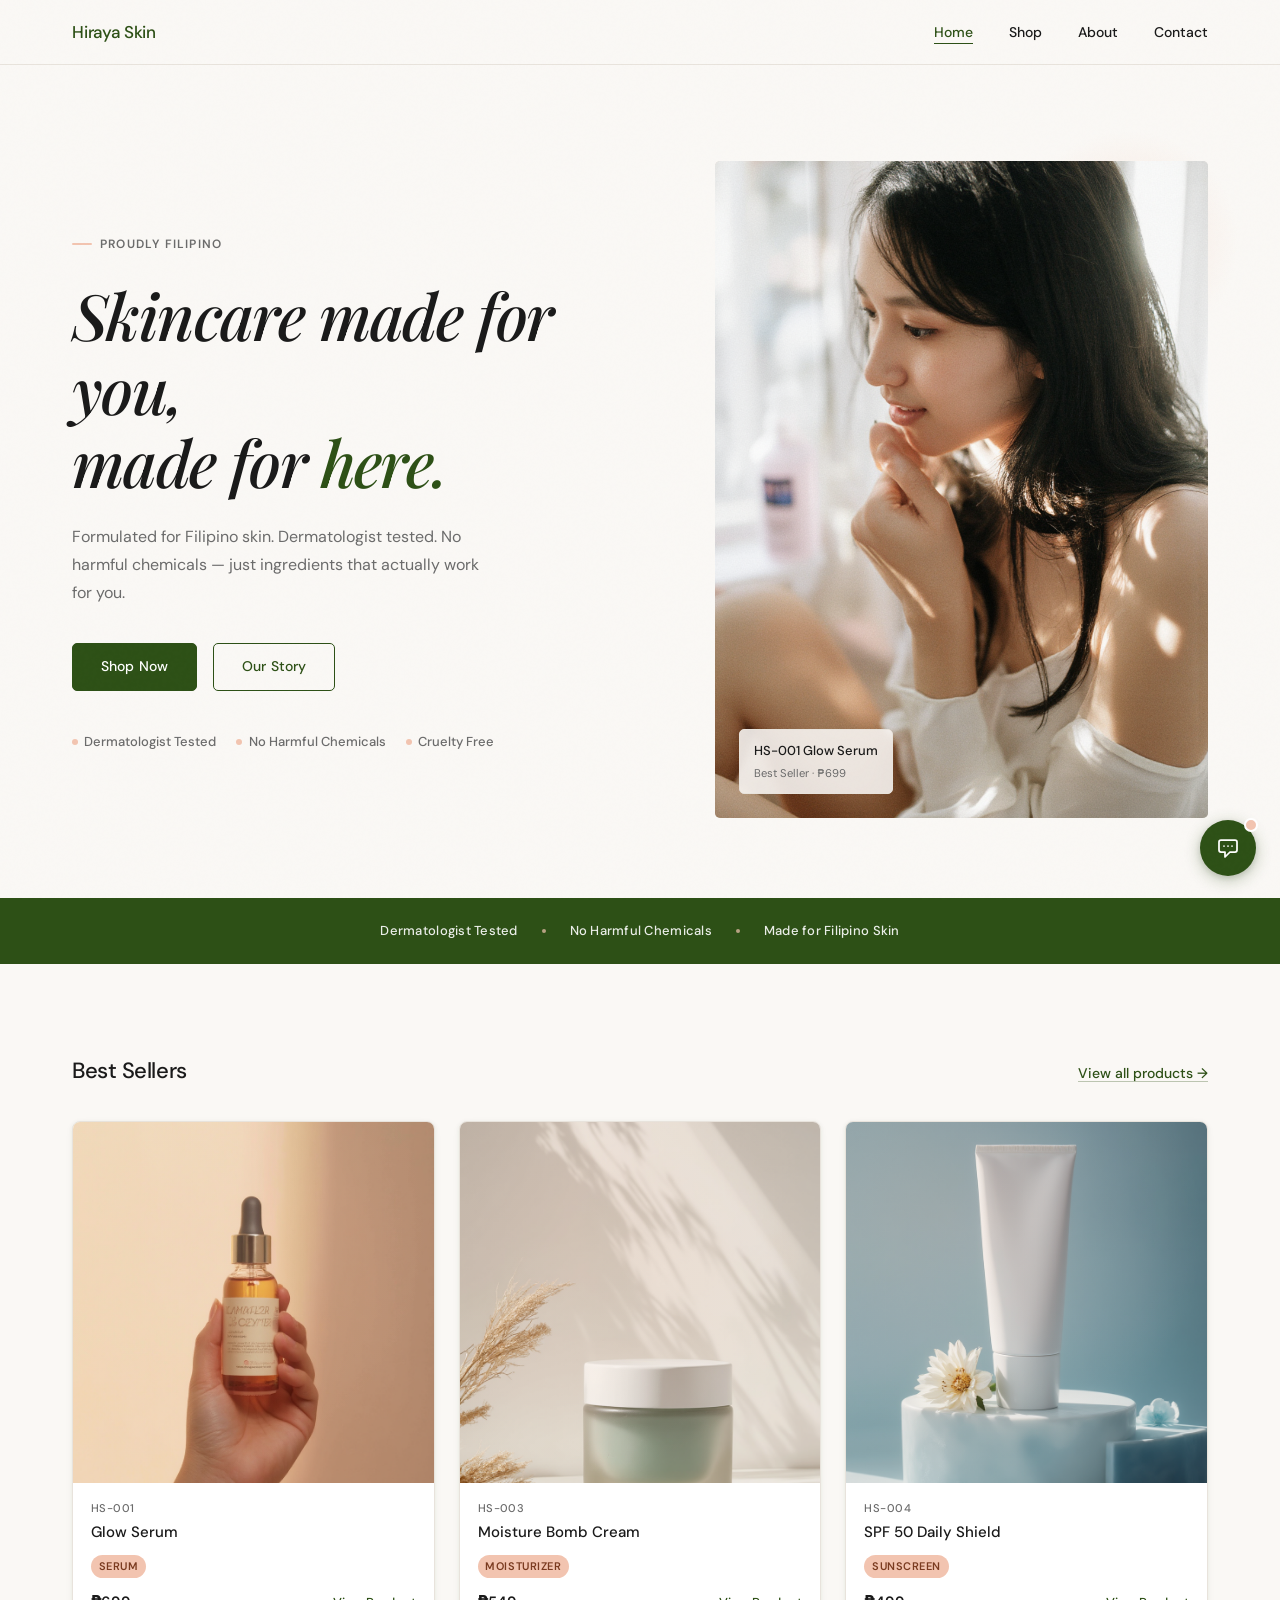
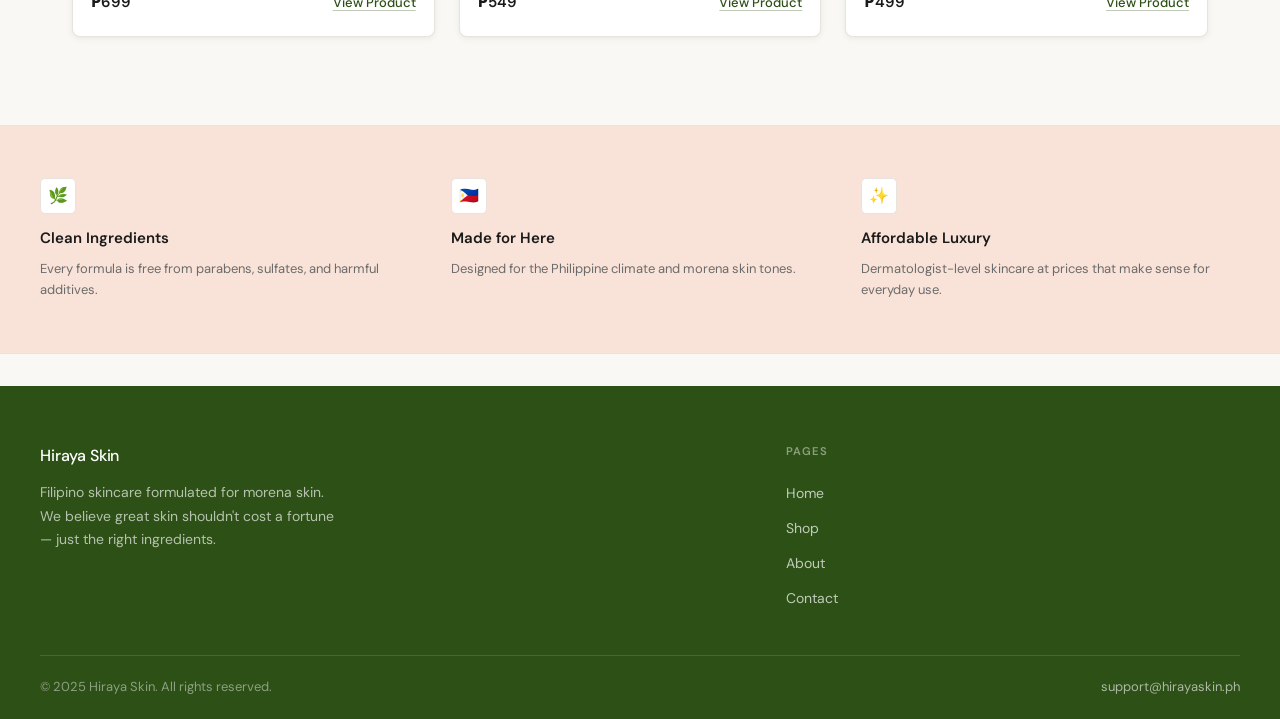
<file: index.html>
<!DOCTYPE html>
<html lang="en">
<head>
  <meta charset="UTF-8" />
  <meta name="viewport" content="width=device-width, initial-scale=1.0" />
  <title>Hiraya Skin — Skincare Made for You, Made for Here</title>
  <meta name="description" content="Filipino skincare formulated for morena skin. Dermatologist tested, no harmful chemicals, made for you." />
  <link rel="stylesheet" href="style.css" />
  <style>
    /* ── Homepage-specific ── */

    /* Hero */
    .hero {
      padding: 6rem 0 5rem;
      overflow: hidden;
    }
    .hero-inner {
      display: grid;
      grid-template-columns: 1fr 0.85fr;
      gap: 4rem;
      align-items: center;
    }

    .hero-eyebrow {
      display: inline-flex;
      align-items: center;
      gap: 0.5rem;
      font-size: 0.75rem;
      font-weight: 600;
      letter-spacing: 0.1em;
      text-transform: uppercase;
      color: var(--muted);
      margin-bottom: 1.5rem;
    }
    .hero-eyebrow::before {
      content: '';
      display: block;
      width: 20px;
      height: 1.5px;
      background: var(--blush);
      border-radius: 2px;
    }

    .hero h1 {
      font-family: var(--font-display);
      font-style: italic;
      font-size: clamp(2.5rem, 5vw, 4rem);
      font-weight: 500;
      letter-spacing: -0.025em;
      line-height: 1.15;
      color: var(--text);
      margin-bottom: 1.5rem;
    }
    .hero h1 em {
      font-style: italic;
      color: var(--green);
    }

    .hero-sub {
      font-size: 1rem;
      color: var(--muted);
      line-height: 1.75;
      max-width: 420px;
      margin-bottom: 2.25rem;
    }

    .hero-actions {
      display: flex;
      gap: 1rem;
      flex-wrap: wrap;
    }

    .hero-trust {
      margin-top: 2.5rem;
      display: flex;
      align-items: center;
      gap: 1.25rem;
      flex-wrap: wrap;
    }
    .hero-trust-item {
      display: flex;
      align-items: center;
      gap: 0.4rem;
      font-size: 0.8125rem;
      color: var(--muted);
      font-weight: 500;
    }
    .hero-trust-dot {
      width: 6px;
      height: 6px;
      border-radius: 50%;
      background: var(--blush);
      flex-shrink: 0;
    }

    /* Hero image column */
    .hero-image-wrap {
      position: relative;
    }
    .hero-image-wrap::before {
      content: '';
      position: absolute;
      top: -40px;
      right: -40px;
      width: 240px;
      height: 240px;
      border-radius: 50%;
      background: radial-gradient(circle, rgba(242, 196, 176, 0.35), transparent 65%);
      z-index: 0;
      pointer-events: none;
    }
    .hero-img {
      aspect-ratio: 3 / 4;
      background: #ede8e0;
      border-radius: 5px;
      position: relative;
      z-index: 1;
      overflow: hidden;
    }
    .hero-img::before {
      content: '';
      position: absolute;
      inset: 0;
      background:
        radial-gradient(ellipse at 25% 20%, rgba(242, 196, 176, 0.3), transparent 55%),
        radial-gradient(ellipse at 75% 80%, rgba(45, 80, 22, 0.08), transparent 55%);
    }
    .hero-img::after {
      content: '';
      position: absolute;
      bottom: 0;
      left: 0;
      right: 0;
      height: 40%;
      background: linear-gradient(to top, rgba(45, 80, 22, 0.06), transparent);
    }

    .hero-img-label {
      position: absolute;
      bottom: 1.5rem;
      left: 1.5rem;
      z-index: 2;
      background: rgba(250, 248, 245, 0.88);
      backdrop-filter: blur(4px);
      border: 1px solid var(--border);
      border-radius: var(--radius-sm);
      padding: 0.625rem 0.875rem;
    }
    .hero-img-label-name {
      font-size: 0.8125rem;
      font-weight: 500;
      color: var(--text);
    }
    .hero-img-label-sub {
      font-size: 0.7rem;
      color: var(--muted);
      margin-top: 0.1rem;
    }

    /* Brand strip */
    .brand-strip {
      background: var(--green);
      padding: 1.125rem 2rem;
    }
    .brand-strip-inner {
      max-width: 1200px;
      margin: 0 auto;
      display: flex;
      align-items: center;
      justify-content: center;
      gap: 0;
      flex-wrap: wrap;
    }
    .strip-item {
      font-size: 0.8125rem;
      font-weight: 500;
      color: rgba(255, 255, 255, 0.9);
      letter-spacing: 0.02em;
      padding: 0.25rem 0;
    }
    .strip-sep {
      width: 4px;
      height: 4px;
      border-radius: 50%;
      background: rgba(242, 196, 176, 0.7);
      margin: 0 1.5rem;
      flex-shrink: 0;
    }

    /* Featured products */
    .featured { padding: 5.5rem 0; }

    .featured-header {
      display: flex;
      align-items: baseline;
      justify-content: space-between;
      margin-bottom: 2rem;
    }
    .featured-link {
      font-size: 0.875rem;
      font-weight: 500;
      color: var(--green);
      text-decoration: underline;
      text-underline-offset: 3px;
      text-decoration-color: rgba(45,80,22,0.3);
      transition: text-decoration-color var(--transition);
    }
    .featured-link:hover { text-decoration-color: var(--green); }

    /* Value strip */
    .values-strip {
      background: var(--blush-dim);
      border-top: 1px solid var(--border);
      border-bottom: 1px solid var(--border);
      padding: 3.25rem 2rem;
    }
    .values-strip-inner {
      max-width: 1200px;
      margin: 0 auto;
      display: grid;
      grid-template-columns: repeat(3, 1fr);
      gap: 2rem;
    }
    .value-item {
      display: flex;
      flex-direction: column;
      gap: 0.5rem;
    }
    .value-icon {
      width: 36px;
      height: 36px;
      background: var(--white);
      border: 1px solid var(--border);
      border-radius: var(--radius-sm);
      display: flex;
      align-items: center;
      justify-content: center;
      font-size: 1rem;
      margin-bottom: 0.25rem;
    }
    .value-title {
      font-size: 0.9375rem;
      font-weight: 600;
      color: var(--text);
    }
    .value-desc {
      font-size: 0.8125rem;
      color: var(--muted);
      line-height: 1.6;
    }

    /* Responsive hero */
    @media (max-width: 900px) {
      .hero-inner {
        grid-template-columns: 1fr;
        gap: 2.5rem;
      }
      .hero-image-wrap { order: -1; max-width: 420px; margin: 0 auto; width: 100%; }
      .hero-img { aspect-ratio: 4 / 3; }
      .hero { padding: 3.5rem 0 3rem; }
      .hero h1 { font-size: clamp(2.25rem, 7vw, 3rem); }
      .hero-sub { max-width: 100%; }
    }
    @media (max-width: 600px) {
      .strip-sep { margin: 0 1rem; }
      .values-strip-inner { grid-template-columns: 1fr; gap: 1.5rem; }
    }
  </style>
</head>
<body>

  <!-- NAV -->
  <header class="nav">
    <nav class="nav-inner">
      <a href="index.html" class="nav-logo">Hiraya Skin</a>
      <ul class="nav-links" id="navLinks">
        <li><a href="index.html" class="active">Home</a></li>
        <li><a href="shop.html">Shop</a></li>
        <li><a href="about.html">About</a></li>
        <li><a href="contact.html">Contact</a></li>
      </ul>
      <button class="nav-toggle" id="navToggle" aria-label="Toggle menu">
        <svg width="22" height="22" fill="none" stroke="currentColor" stroke-width="1.75" viewBox="0 0 24 24">
          <line x1="3" y1="7" x2="21" y2="7"/><line x1="3" y1="12" x2="21" y2="12"/><line x1="3" y1="17" x2="21" y2="17"/>
        </svg>
      </button>
    </nav>
  </header>

  <!-- HERO -->
  <section class="hero">
    <div class="container">
      <div class="hero-inner">

        <!-- Left: text -->
        <div class="hero-text">
          <div class="hero-eyebrow">Proudly Filipino</div>
          <h1>Skincare made for you,<br>made for <em>here.</em></h1>
          <p class="hero-sub">
            Formulated for Filipino skin. Dermatologist tested.
            No harmful chemicals — just ingredients that actually work for you.
          </p>
          <div class="hero-actions">
            <a href="shop.html" class="btn btn-primary">Shop Now</a>
            <a href="about.html" class="btn btn-outline">Our Story</a>
          </div>
          <div class="hero-trust">
            <div class="hero-trust-item">
              <span class="hero-trust-dot"></span>
              Dermatologist Tested
            </div>
            <div class="hero-trust-item">
              <span class="hero-trust-dot"></span>
              No Harmful Chemicals
            </div>
            <div class="hero-trust-item">
              <span class="hero-trust-dot"></span>
              Cruelty Free
            </div>
          </div>
        </div>

        <!-- Right: image -->
        <div class="hero-image-wrap">
          <div class="hero-img">
            <img src="brand_products/Homepage hero.png" alt="Hiraya Skin hero" style="width:100%;height:100%;object-fit:cover;display:block;position:relative;z-index:1;" />
            <div class="hero-img-label">
              <div class="hero-img-label-name">HS-001 Glow Serum</div>
              <div class="hero-img-label-sub">Best Seller · ₱699</div>
            </div>
          </div>
        </div>

      </div>
    </div>
  </section>

  <!-- BRAND STRIP -->
  <div class="brand-strip">
    <div class="brand-strip-inner">
      <span class="strip-item">Dermatologist Tested</span>
      <span class="strip-sep" aria-hidden="true"></span>
      <span class="strip-item">No Harmful Chemicals</span>
      <span class="strip-sep" aria-hidden="true"></span>
      <span class="strip-item">Made for Filipino Skin</span>
    </div>
  </div>

  <!-- FEATURED PRODUCTS -->
  <section class="featured">
    <div class="container">
      <div class="featured-header">
        <h2 class="section-heading" style="margin-bottom:0">Best Sellers</h2>
        <a href="shop.html" class="featured-link">View all products →</a>
      </div>

      <div class="product-grid">

        <!-- Card 1 -->
        <article class="product-card">
          <div class="product-card-img"><img src="brand_products/HS-001 Glow Serum.png" alt="Glow Serum" /></div>
          <div class="product-card-body">
            <div class="product-sku">HS-001</div>
            <div class="product-card-name">Glow Serum</div>
            <span class="badge badge-blush">Serum</span>
            <div class="product-card-row">
              <span class="product-card-price">₱699</span>
              <a href="shop.html" class="product-card-link">View Product</a>
            </div>
          </div>
        </article>

        <!-- Card 2 -->
        <article class="product-card">
          <div class="product-card-img"><img src="brand_products/HS-003 Moisture Bomb Cream.png" alt="Moisture Bomb Cream" /></div>
          <div class="product-card-body">
            <div class="product-sku">HS-003</div>
            <div class="product-card-name">Moisture Bomb Cream</div>
            <span class="badge badge-blush">Moisturizer</span>
            <div class="product-card-row">
              <span class="product-card-price">₱549</span>
              <a href="shop.html" class="product-card-link">View Product</a>
            </div>
          </div>
        </article>

        <!-- Card 3 -->
        <article class="product-card">
          <div class="product-card-img"><img src="brand_products/HS-004 SPF 50 Daily Shield.png" alt="SPF 50 Daily Shield" /></div>
          <div class="product-card-body">
            <div class="product-sku">HS-004</div>
            <div class="product-card-name">SPF 50 Daily Shield</div>
            <span class="badge badge-blush">Sunscreen</span>
            <div class="product-card-row">
              <span class="product-card-price">₱499</span>
              <a href="shop.html" class="product-card-link">View Product</a>
            </div>
          </div>
        </article>

      </div>
    </div>
  </section>

  <!-- VALUES STRIP -->
  <div class="values-strip">
    <div class="values-strip-inner">
      <div class="value-item">
        <div class="value-icon">🌿</div>
        <div class="value-title">Clean Ingredients</div>
        <div class="value-desc">Every formula is free from parabens, sulfates, and harmful additives.</div>
      </div>
      <div class="value-item">
        <div class="value-icon">🇵🇭</div>
        <div class="value-title">Made for Here</div>
        <div class="value-desc">Designed for the Philippine climate and morena skin tones.</div>
      </div>
      <div class="value-item">
        <div class="value-icon">✨</div>
        <div class="value-title">Affordable Luxury</div>
        <div class="value-desc">Dermatologist-level skincare at prices that make sense for everyday use.</div>
      </div>
    </div>
  </div>

  <!-- FOOTER -->
  <footer class="footer">
    <div class="footer-inner">
      <div>
        <div class="footer-logo">Hiraya Skin</div>
        <p class="footer-blurb">
          Filipino skincare formulated for morena skin. We believe great skin shouldn't cost a fortune — just the right ingredients.
        </p>
      </div>
      <div>
        <div class="footer-col-title">Pages</div>
        <ul class="footer-nav-links">
          <li><a href="index.html">Home</a></li>
          <li><a href="shop.html">Shop</a></li>
          <li><a href="about.html">About</a></li>
          <li><a href="contact.html">Contact</a></li>
        </ul>
      </div>
    </div>
    <div class="footer-bottom">
      <span class="footer-bottom-text">© 2025 Hiraya Skin. All rights reserved.</span>
      <a href="mailto:support@hirayaskin.ph" class="footer-bottom-email">support@hirayaskin.ph</a>
    </div>
  </footer>

  <script src="widget.js"></script>
  <script>
    // Mobile nav toggle
    const toggle = document.getElementById('navToggle');
    const links  = document.getElementById('navLinks');
    toggle.addEventListener('click', () => {
      links.classList.toggle('open');
      const open = links.classList.contains('open');
      toggle.setAttribute('aria-expanded', open);
    });
  </script>
</body>
</html>
</file>
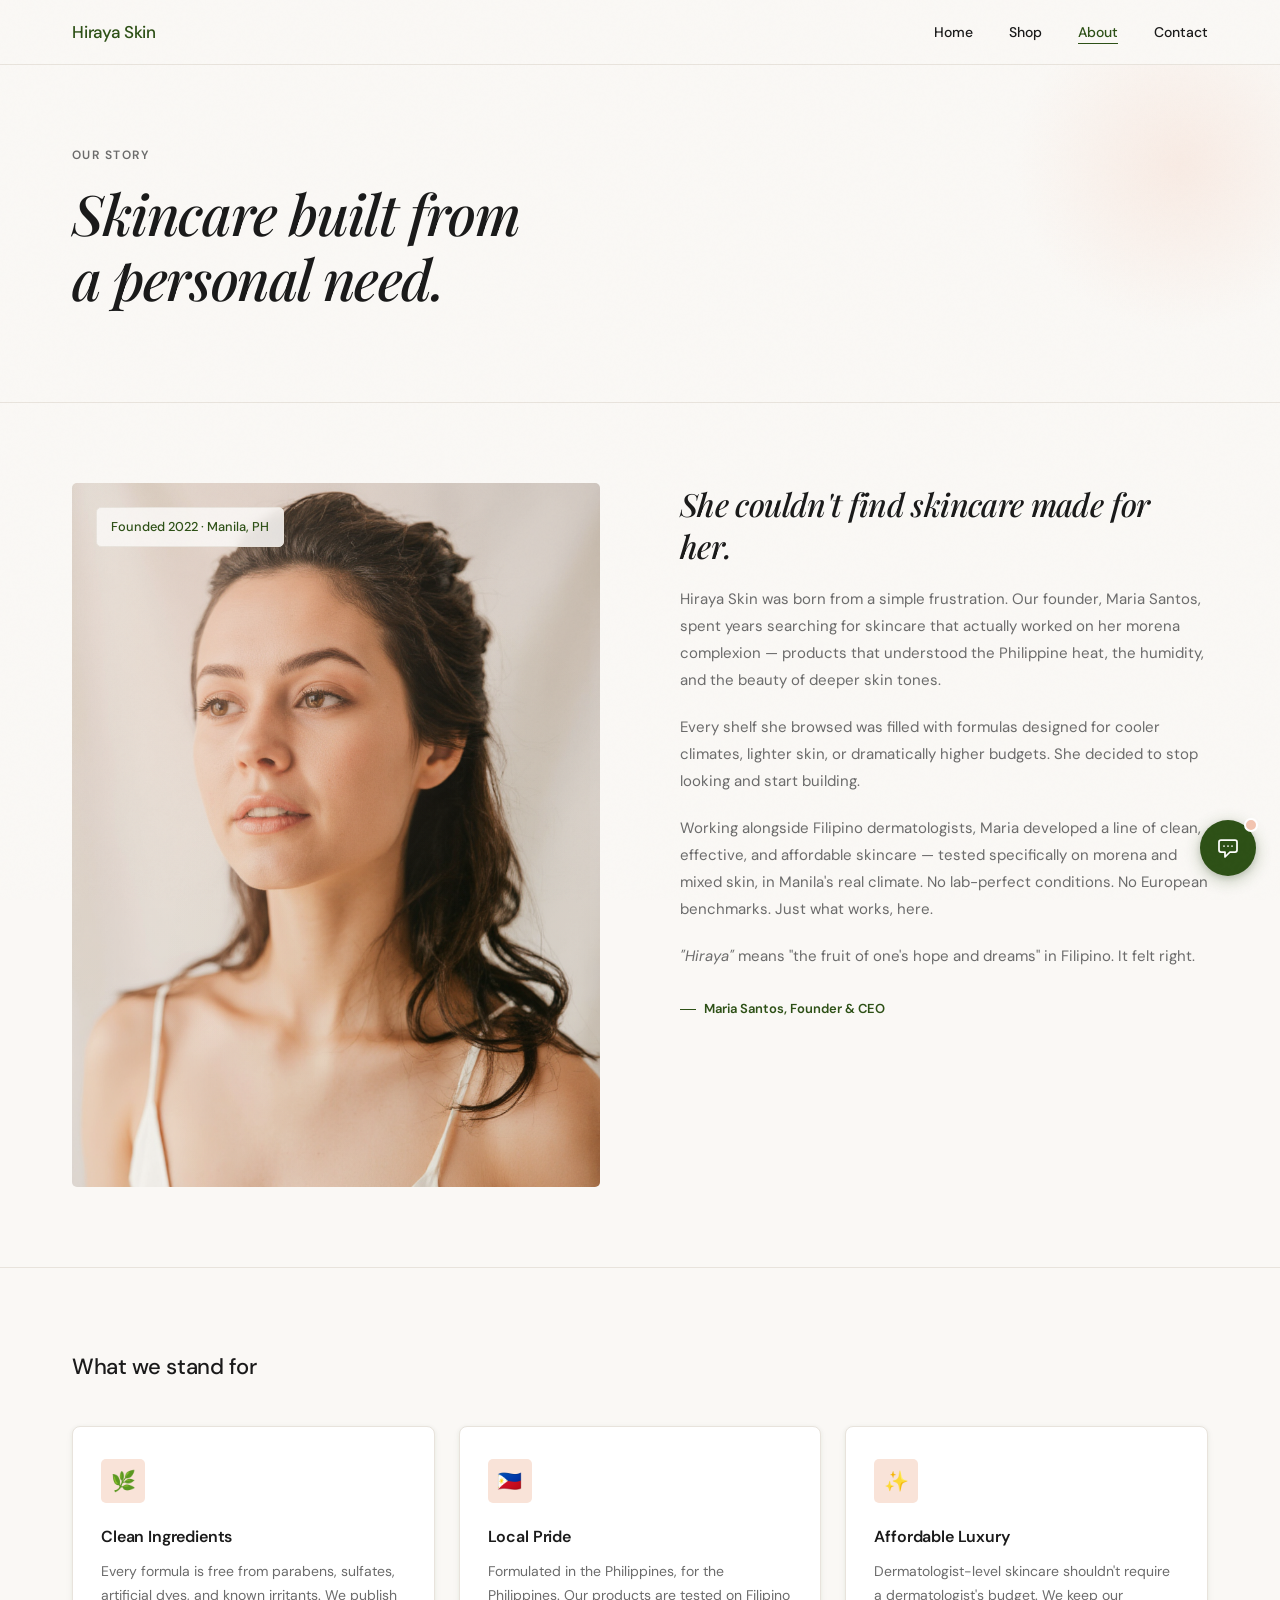
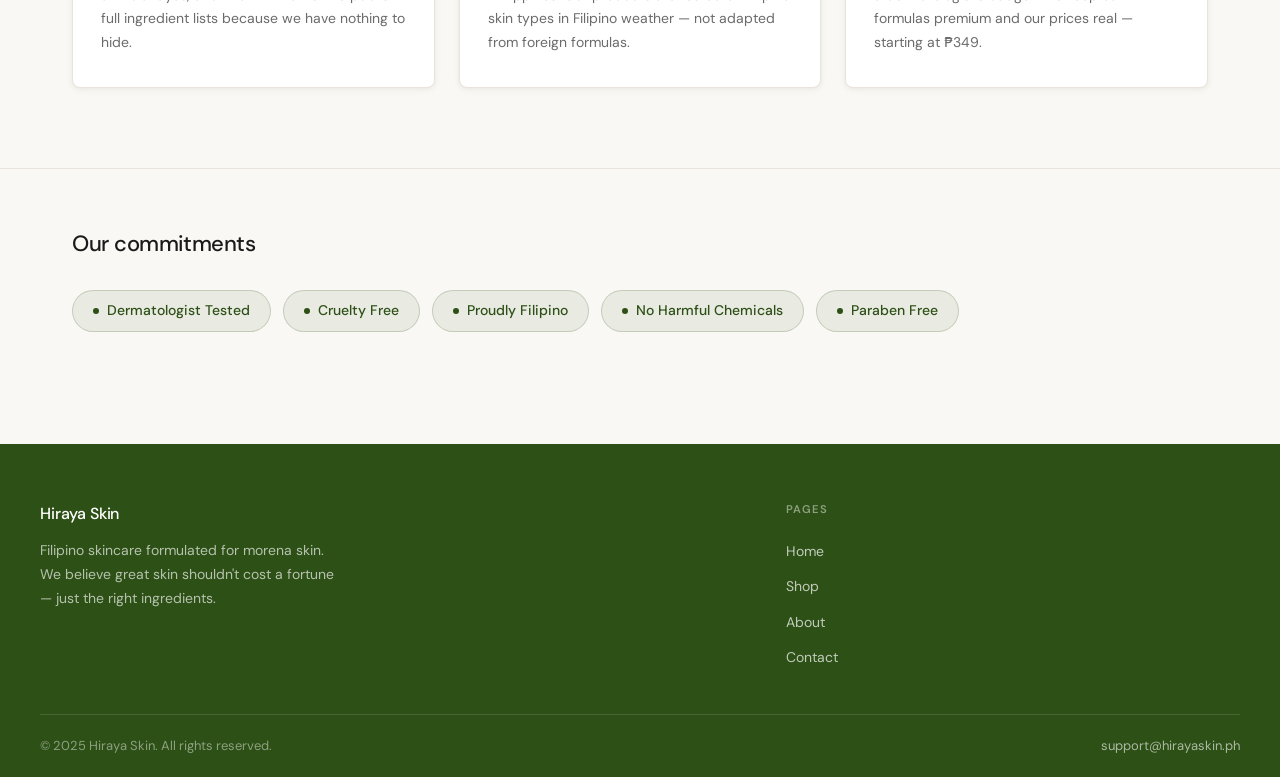
<file: about.html>
<!DOCTYPE html>
<html lang="en">
<head>
  <meta charset="UTF-8" />
  <meta name="viewport" content="width=device-width, initial-scale=1.0" />
  <title>Our Story — Hiraya Skin</title>
  <meta name="description" content="The story behind Hiraya Skin — Filipino skincare born from a founder who couldn't find products made for her morena skin." />
  <link rel="stylesheet" href="style.css" />
  <style>

    /* ── About hero ── */
    .about-hero {
      padding: 5rem 0 4rem;
      position: relative;
      overflow: hidden;
    }
    .about-hero::before {
      content: '';
      position: absolute;
      top: -80px;
      right: -80px;
      width: 360px;
      height: 360px;
      border-radius: 50%;
      background: radial-gradient(circle, rgba(242, 196, 176, 0.25), transparent 65%);
      pointer-events: none;
    }
    .about-hero-eyebrow {
      font-size: 0.75rem;
      font-weight: 600;
      letter-spacing: 0.12em;
      text-transform: uppercase;
      color: var(--muted);
      margin-bottom: 1rem;
    }
    .about-hero h1 {
      font-family: var(--font-display);
      font-style: italic;
      font-size: clamp(2.25rem, 5vw, 3.5rem);
      font-weight: 500;
      letter-spacing: -0.025em;
      line-height: 1.15;
      color: var(--text);
      margin-bottom: 1.75rem;
      max-width: 640px;
    }

    /* Story grid */
    .story-section {
      padding: 5rem 0;
      border-top: 1px solid var(--border);
    }
    .story-grid {
      display: grid;
      grid-template-columns: 1fr 1fr;
      gap: 5rem;
      align-items: start;
    }
    .story-img {
      background: #ede8e0;
      aspect-ratio: 3 / 4;
      border-radius: var(--radius-sm);
      position: relative;
      overflow: hidden;
    }
    .story-img::before {
      content: '';
      position: absolute;
      inset: 0;
      background:
        radial-gradient(ellipse at 30% 25%, rgba(242, 196, 176, 0.25), transparent 55%),
        radial-gradient(ellipse at 70% 75%, rgba(45, 80, 22, 0.06), transparent 55%);
    }

    .story-label {
      position: absolute;
      top: 1.5rem;
      left: 1.5rem;
      background: rgba(250, 248, 245, 0.88);
      backdrop-filter: blur(4px);
      border: 1px solid var(--border);
      border-radius: var(--radius-sm);
      padding: 0.5rem 0.875rem;
      font-size: 0.8rem;
      font-weight: 500;
      color: var(--green);
    }

    .story-text {
      display: flex;
      flex-direction: column;
      gap: 1.25rem;
    }
    .story-text h2 {
      font-family: var(--font-display);
      font-style: italic;
      font-size: clamp(1.5rem, 3vw, 2rem);
      font-weight: 500;
      letter-spacing: -0.02em;
      line-height: 1.3;
      color: var(--text);
    }
    .story-text p {
      font-size: 0.9375rem;
      color: var(--muted);
      line-height: 1.8;
    }
    .story-text .founder-tag {
      display: inline-flex;
      align-items: center;
      gap: 0.5rem;
      font-size: 0.8125rem;
      font-weight: 600;
      color: var(--green);
      margin-top: 0.5rem;
    }
    .founder-tag::before {
      content: '';
      display: block;
      width: 16px;
      height: 1.5px;
      background: var(--green);
    }

    /* Values section */
    .values-section {
      padding: 5rem 0;
      border-top: 1px solid var(--border);
    }
    .values-section .section-heading { margin-bottom: 2.5rem; }
    .values-grid {
      display: grid;
      grid-template-columns: repeat(3, 1fr);
      gap: 1.5rem;
    }
    .value-card {
      background: var(--white);
      border: 1px solid var(--border);
      border-radius: var(--radius-md);
      padding: 2rem 1.75rem;
      box-shadow: var(--shadow-card);
      transition: transform var(--transition), box-shadow var(--transition);
    }
    .value-card:hover {
      transform: translateY(-2px);
      box-shadow: var(--shadow-card-hover);
    }
    .value-card-icon {
      width: 44px;
      height: 44px;
      background: var(--blush-dim);
      border-radius: var(--radius-sm);
      display: flex;
      align-items: center;
      justify-content: center;
      font-size: 1.25rem;
      margin-bottom: 1.25rem;
    }
    .value-card-title {
      font-size: 1rem;
      font-weight: 600;
      color: var(--text);
      margin-bottom: 0.625rem;
      letter-spacing: -0.01em;
    }
    .value-card-desc {
      font-size: 0.875rem;
      color: var(--muted);
      line-height: 1.7;
    }

    /* Badges row */
    .badges-section {
      padding: 3.5rem 0 5rem;
      border-top: 1px solid var(--border);
    }
    .badges-section .section-heading { margin-bottom: 1.75rem; }
    .badges-row {
      display: flex;
      gap: 0.75rem;
      flex-wrap: wrap;
    }
    .badge-large {
      display: inline-flex;
      align-items: center;
      gap: 0.5rem;
      background: var(--green-dim);
      border: 1.5px solid rgba(45, 80, 22, 0.2);
      border-radius: 100px;
      padding: 0.5rem 1.25rem;
      font-size: 0.875rem;
      font-weight: 500;
      color: var(--green);
    }
    .badge-large-dot {
      width: 6px;
      height: 6px;
      border-radius: 50%;
      background: var(--green);
      flex-shrink: 0;
    }

    /* Responsive */
    @media (max-width: 900px) {
      .story-grid { grid-template-columns: 1fr; gap: 2.5rem; }
      .story-img { aspect-ratio: 4 / 3; max-width: 480px; }
      .values-grid { grid-template-columns: 1fr 1fr; }
    }
    @media (max-width: 600px) {
      .values-grid { grid-template-columns: 1fr; }
      .about-hero { padding: 3.5rem 0 3rem; }
      .story-section, .values-section { padding: 3.5rem 0; }
    }
  </style>
</head>
<body>

  <!-- NAV -->
  <header class="nav">
    <nav class="nav-inner">
      <a href="index.html" class="nav-logo">Hiraya Skin</a>
      <ul class="nav-links" id="navLinks">
        <li><a href="index.html">Home</a></li>
        <li><a href="shop.html">Shop</a></li>
        <li><a href="about.html" class="active">About</a></li>
        <li><a href="contact.html">Contact</a></li>
      </ul>
      <button class="nav-toggle" id="navToggle" aria-label="Toggle menu">
        <svg width="22" height="22" fill="none" stroke="currentColor" stroke-width="1.75" viewBox="0 0 24 24">
          <line x1="3" y1="7" x2="21" y2="7"/><line x1="3" y1="12" x2="21" y2="12"/><line x1="3" y1="17" x2="21" y2="17"/>
        </svg>
      </button>
    </nav>
  </header>

  <!-- ABOUT HERO -->
  <section class="about-hero">
    <div class="container">
      <div class="about-hero-eyebrow">Our Story</div>
      <h1>Skincare built from<br>a personal need.</h1>
    </div>
  </section>

  <!-- STORY SECTION -->
  <section class="story-section">
    <div class="container">
      <div class="story-grid">

        <div class="story-img">
          <img src="brand_products/About page founder.png" alt="Hiraya Skin founder" style="width:100%;height:100%;object-fit:cover;display:block;" />
          <div class="story-label">Founded 2022 · Manila, PH</div>
        </div>

        <div class="story-text">
          <h2>She couldn't find skincare made for her.</h2>
          <p>
            Hiraya Skin was born from a simple frustration. Our founder, Maria Santos, spent years searching for skincare that actually worked on her morena complexion — products that understood the Philippine heat, the humidity, and the beauty of deeper skin tones.
          </p>
          <p>
            Every shelf she browsed was filled with formulas designed for cooler climates, lighter skin, or dramatically higher budgets. She decided to stop looking and start building.
          </p>
          <p>
            Working alongside Filipino dermatologists, Maria developed a line of clean, effective, and affordable skincare — tested specifically on morena and mixed skin, in Manila's real climate. No lab-perfect conditions. No European benchmarks. Just what works, here.
          </p>
          <p>
            <em>"Hiraya"</em> means "the fruit of one's hope and dreams" in Filipino. It felt right.
          </p>
          <span class="founder-tag">Maria Santos, Founder & CEO</span>
        </div>

      </div>
    </div>
  </section>

  <!-- VALUES SECTION -->
  <section class="values-section">
    <div class="container">
      <h2 class="section-heading">What we stand for</h2>
      <div class="values-grid">

        <div class="value-card">
          <div class="value-card-icon">🌿</div>
          <div class="value-card-title">Clean Ingredients</div>
          <p class="value-card-desc">
            Every formula is free from parabens, sulfates, artificial dyes, and known irritants. We publish full ingredient lists because we have nothing to hide.
          </p>
        </div>

        <div class="value-card">
          <div class="value-card-icon">🇵🇭</div>
          <div class="value-card-title">Local Pride</div>
          <p class="value-card-desc">
            Formulated in the Philippines, for the Philippines. Our products are tested on Filipino skin types in Filipino weather — not adapted from foreign formulas.
          </p>
        </div>

        <div class="value-card">
          <div class="value-card-icon">✨</div>
          <div class="value-card-title">Affordable Luxury</div>
          <p class="value-card-desc">
            Dermatologist-level skincare shouldn't require a dermatologist's budget. We keep our formulas premium and our prices real — starting at ₱349.
          </p>
        </div>

      </div>
    </div>
  </section>

  <!-- BADGES ROW -->
  <section class="badges-section">
    <div class="container">
      <h2 class="section-heading">Our commitments</h2>
      <div class="badges-row">
        <span class="badge-large"><span class="badge-large-dot"></span>Dermatologist Tested</span>
        <span class="badge-large"><span class="badge-large-dot"></span>Cruelty Free</span>
        <span class="badge-large"><span class="badge-large-dot"></span>Proudly Filipino</span>
        <span class="badge-large"><span class="badge-large-dot"></span>No Harmful Chemicals</span>
        <span class="badge-large"><span class="badge-large-dot"></span>Paraben Free</span>
      </div>
    </div>
  </section>

  <!-- FOOTER -->
  <footer class="footer">
    <div class="footer-inner">
      <div>
        <div class="footer-logo">Hiraya Skin</div>
        <p class="footer-blurb">
          Filipino skincare formulated for morena skin. We believe great skin shouldn't cost a fortune — just the right ingredients.
        </p>
      </div>
      <div>
        <div class="footer-col-title">Pages</div>
        <ul class="footer-nav-links">
          <li><a href="index.html">Home</a></li>
          <li><a href="shop.html">Shop</a></li>
          <li><a href="about.html">About</a></li>
          <li><a href="contact.html">Contact</a></li>
        </ul>
      </div>
    </div>
    <div class="footer-bottom">
      <span class="footer-bottom-text">© 2025 Hiraya Skin. All rights reserved.</span>
      <a href="mailto:support@hirayaskin.ph" class="footer-bottom-email">support@hirayaskin.ph</a>
    </div>
  </footer>

  <script src="widget.js"></script>
  <script>
    const toggle = document.getElementById('navToggle');
    const links  = document.getElementById('navLinks');
    toggle.addEventListener('click', () => links.classList.toggle('open'));
  </script>
</body>
</html>
</file>
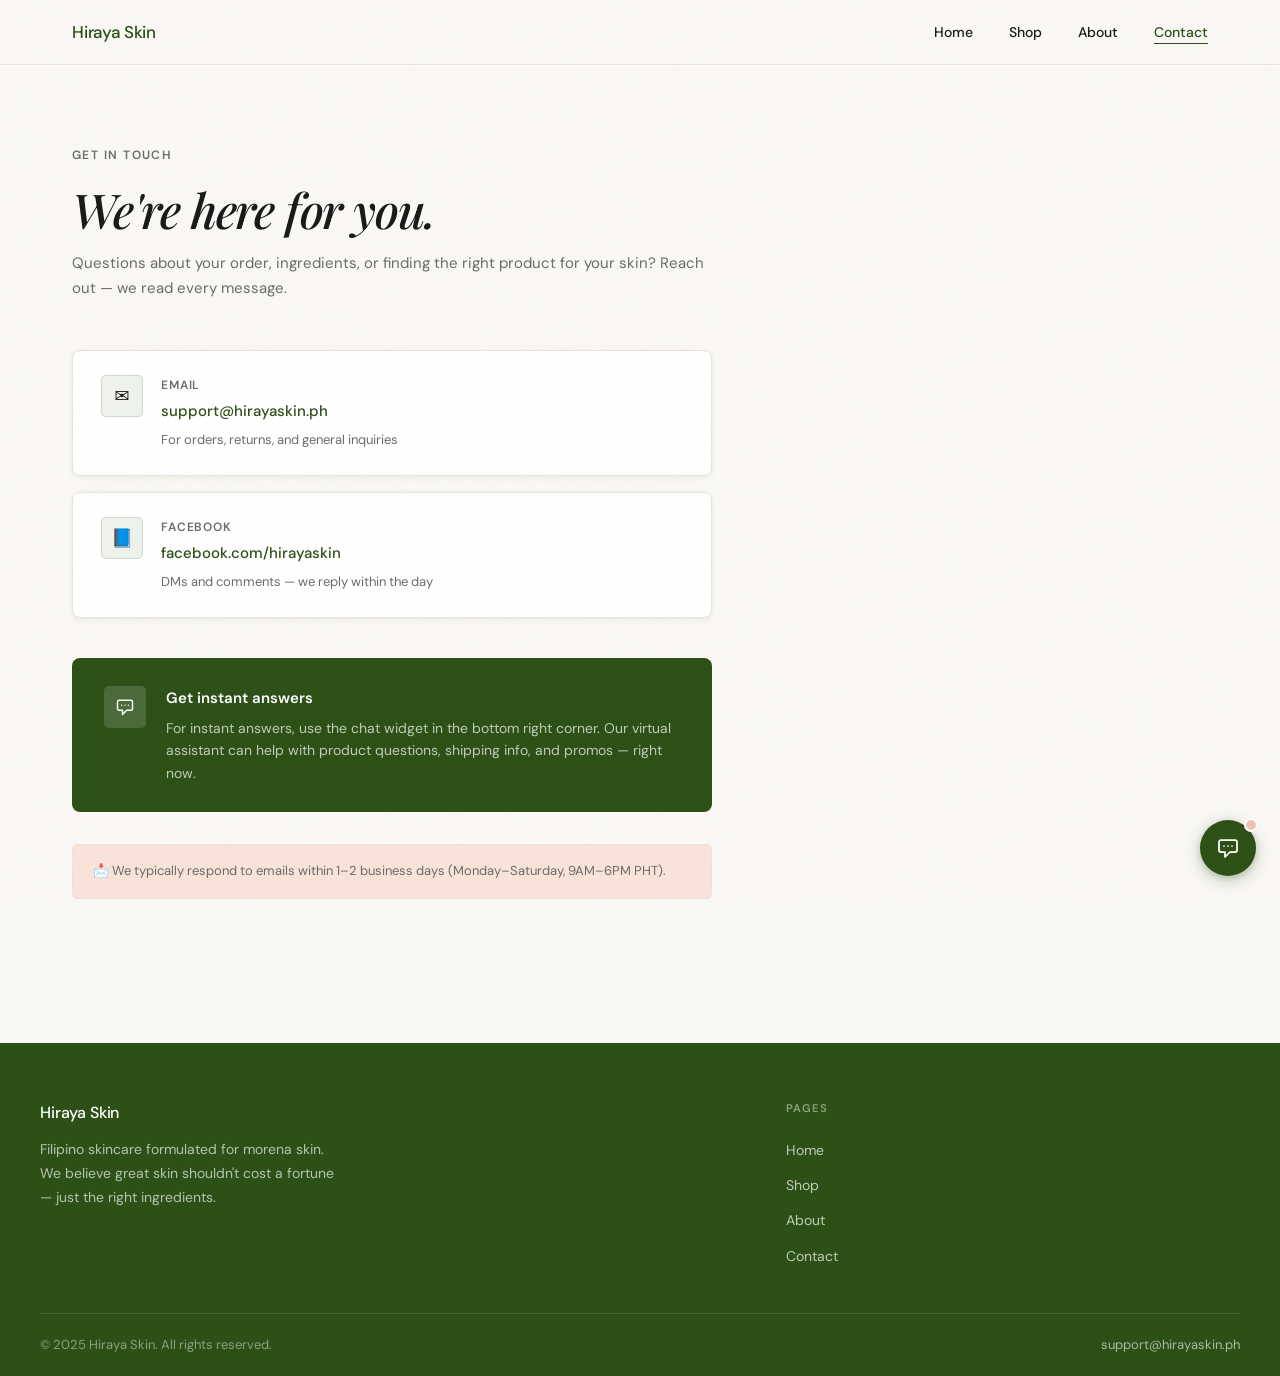
<file: contact.html>
<!DOCTYPE html>
<html lang="en">
<head>
  <meta charset="UTF-8" />
  <meta name="viewport" content="width=device-width, initial-scale=1.0" />
  <title>Contact — Hiraya Skin</title>
  <meta name="description" content="Get in touch with Hiraya Skin. Email us at support@hirayaskin.ph or chat with our virtual assistant." />
  <link rel="stylesheet" href="style.css" />
  <style>
    .contact-page {
      padding: 5rem 0 7rem;
      min-height: 60vh;
    }

    .contact-inner {
      max-width: 640px;
    }

    .contact-eyebrow {
      font-size: 0.75rem;
      font-weight: 600;
      letter-spacing: 0.12em;
      text-transform: uppercase;
      color: var(--muted);
      margin-bottom: 1rem;
    }

    .contact-title {
      font-family: var(--font-display);
      font-style: italic;
      font-size: clamp(2rem, 4.5vw, 3rem);
      font-weight: 500;
      letter-spacing: -0.025em;
      line-height: 1.2;
      color: var(--text);
      margin-bottom: 0.75rem;
    }

    .contact-subtitle {
      font-size: 0.9375rem;
      color: var(--muted);
      line-height: 1.7;
      margin-bottom: 3rem;
    }

    /* Contact cards */
    .contact-cards {
      display: flex;
      flex-direction: column;
      gap: 1rem;
      margin-bottom: 2.5rem;
    }

    .contact-card {
      background: var(--white);
      border: 1px solid var(--border);
      border-radius: var(--radius-md);
      padding: 1.5rem 1.75rem;
      display: flex;
      align-items: flex-start;
      gap: 1.125rem;
      box-shadow: var(--shadow-card);
      text-decoration: none;
      transition: transform var(--transition), box-shadow var(--transition), border-color var(--transition);
    }
    .contact-card:hover {
      transform: translateY(-2px);
      box-shadow: var(--shadow-card-hover);
      border-color: rgba(45, 80, 22, 0.2);
    }
    .contact-card:focus-visible {
      outline: 2px solid var(--green);
      outline-offset: 3px;
    }

    .contact-card-icon {
      width: 42px;
      height: 42px;
      border-radius: var(--radius-sm);
      background: var(--green-dim);
      border: 1px solid rgba(45, 80, 22, 0.15);
      display: flex;
      align-items: center;
      justify-content: center;
      font-size: 1.125rem;
      flex-shrink: 0;
    }

    .contact-card-body {}

    .contact-card-label {
      font-size: 0.75rem;
      font-weight: 600;
      letter-spacing: 0.07em;
      text-transform: uppercase;
      color: var(--muted);
      margin-bottom: 0.25rem;
    }

    .contact-card-value {
      font-size: 0.9375rem;
      font-weight: 500;
      color: var(--green);
    }

    .contact-card-desc {
      font-size: 0.8125rem;
      color: var(--muted);
      margin-top: 0.25rem;
    }

    /* Chat callout */
    .chat-callout {
      background: var(--green);
      border-radius: var(--radius-md);
      padding: 1.75rem 2rem;
      display: flex;
      align-items: flex-start;
      gap: 1.25rem;
    }
    .chat-callout-icon {
      width: 42px;
      height: 42px;
      background: rgba(255, 255, 255, 0.15);
      border-radius: var(--radius-sm);
      display: flex;
      align-items: center;
      justify-content: center;
      flex-shrink: 0;
    }
    .chat-callout-icon svg {
      width: 20px;
      height: 20px;
      color: white;
    }
    .chat-callout-body {}
    .chat-callout-title {
      font-size: 0.9375rem;
      font-weight: 600;
      color: var(--white);
      margin-bottom: 0.35rem;
    }
    .chat-callout-desc {
      font-size: 0.875rem;
      color: rgba(255, 255, 255, 0.7);
      line-height: 1.6;
    }

    /* Response note */
    .response-note {
      margin-top: 2rem;
      padding: 1rem 1.25rem;
      background: var(--blush-dim);
      border: 1px solid var(--border);
      border-radius: var(--radius-sm);
      font-size: 0.8125rem;
      color: var(--muted);
      line-height: 1.6;
    }

    @media (max-width: 600px) {
      .contact-page { padding: 3.5rem 0 5rem; }
    }
  </style>
</head>
<body>

  <!-- NAV -->
  <header class="nav">
    <nav class="nav-inner">
      <a href="index.html" class="nav-logo">Hiraya Skin</a>
      <ul class="nav-links" id="navLinks">
        <li><a href="index.html">Home</a></li>
        <li><a href="shop.html">Shop</a></li>
        <li><a href="about.html">About</a></li>
        <li><a href="contact.html" class="active">Contact</a></li>
      </ul>
      <button class="nav-toggle" id="navToggle" aria-label="Toggle menu">
        <svg width="22" height="22" fill="none" stroke="currentColor" stroke-width="1.75" viewBox="0 0 24 24">
          <line x1="3" y1="7" x2="21" y2="7"/><line x1="3" y1="12" x2="21" y2="12"/><line x1="3" y1="17" x2="21" y2="17"/>
        </svg>
      </button>
    </nav>
  </header>

  <!-- CONTACT PAGE -->
  <section class="contact-page">
    <div class="container">
      <div class="contact-inner">

        <div class="contact-eyebrow">Get in touch</div>
        <h1 class="contact-title">We're here for you.</h1>
        <p class="contact-subtitle">
          Questions about your order, ingredients, or finding the right product for your skin? Reach out — we read every message.
        </p>

        <!-- Contact cards -->
        <div class="contact-cards">

          <a href="mailto:support@hirayaskin.ph" class="contact-card">
            <div class="contact-card-icon">✉️</div>
            <div class="contact-card-body">
              <div class="contact-card-label">Email</div>
              <div class="contact-card-value">support@hirayaskin.ph</div>
              <div class="contact-card-desc">For orders, returns, and general inquiries</div>
            </div>
          </a>

          <a href="https://facebook.com/hirayaskin" target="_blank" rel="noopener noreferrer" class="contact-card">
            <div class="contact-card-icon">📘</div>
            <div class="contact-card-body">
              <div class="contact-card-label">Facebook</div>
              <div class="contact-card-value">facebook.com/hirayaskin</div>
              <div class="contact-card-desc">DMs and comments — we reply within the day</div>
            </div>
          </a>

        </div>

        <!-- Chat callout -->
        <div class="chat-callout">
          <div class="chat-callout-icon">
            <svg fill="none" stroke="currentColor" stroke-width="1.75" viewBox="0 0 24 24">
              <path stroke-linecap="round" stroke-linejoin="round" d="M8 10h.01M12 10h.01M16 10h.01M9 16H5a2 2 0 01-2-2V6a2 2 0 012-2h14a2 2 0 012 2v8a2 2 0 01-2 2h-5l-5 5v-5z"/>
            </svg>
          </div>
          <div class="chat-callout-body">
            <div class="chat-callout-title">Get instant answers</div>
            <div class="chat-callout-desc">For instant answers, use the chat widget in the bottom right corner. Our virtual assistant can help with product questions, shipping info, and promos — right now.</div>
          </div>
        </div>

        <!-- Response note -->
        <div class="response-note">
          📩 We typically respond to emails within 1–2 business days (Monday–Saturday, 9AM–6PM PHT).
        </div>

      </div>
    </div>
  </section>

  <!-- FOOTER -->
  <footer class="footer">
    <div class="footer-inner">
      <div>
        <div class="footer-logo">Hiraya Skin</div>
        <p class="footer-blurb">
          Filipino skincare formulated for morena skin. We believe great skin shouldn't cost a fortune — just the right ingredients.
        </p>
      </div>
      <div>
        <div class="footer-col-title">Pages</div>
        <ul class="footer-nav-links">
          <li><a href="index.html">Home</a></li>
          <li><a href="shop.html">Shop</a></li>
          <li><a href="about.html">About</a></li>
          <li><a href="contact.html">Contact</a></li>
        </ul>
      </div>
    </div>
    <div class="footer-bottom">
      <span class="footer-bottom-text">© 2025 Hiraya Skin. All rights reserved.</span>
      <a href="mailto:support@hirayaskin.ph" class="footer-bottom-email">support@hirayaskin.ph</a>
    </div>
  </footer>

  <script src="widget.js"></script>
  <script>
    const toggle = document.getElementById('navToggle');
    const links  = document.getElementById('navLinks');
    toggle.addEventListener('click', () => links.classList.toggle('open'));
  </script>
</body>
</html>
</file>
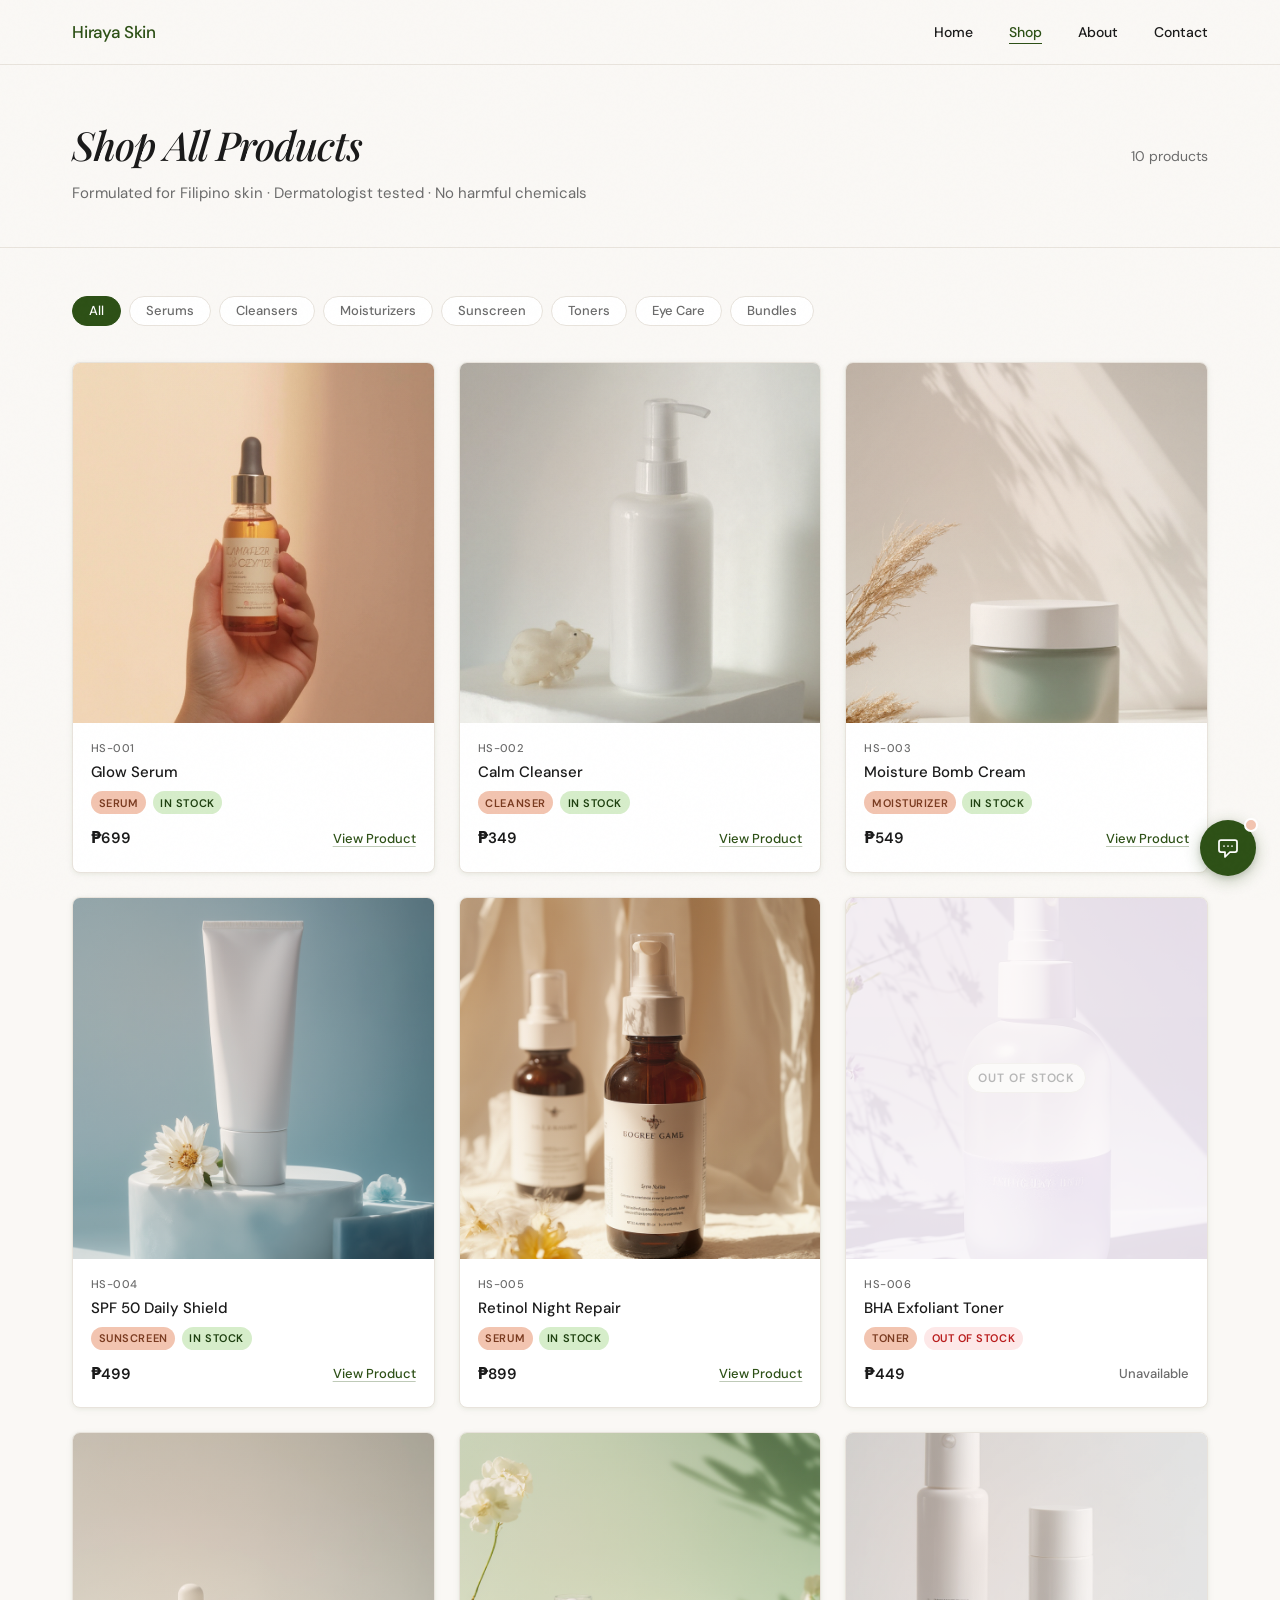
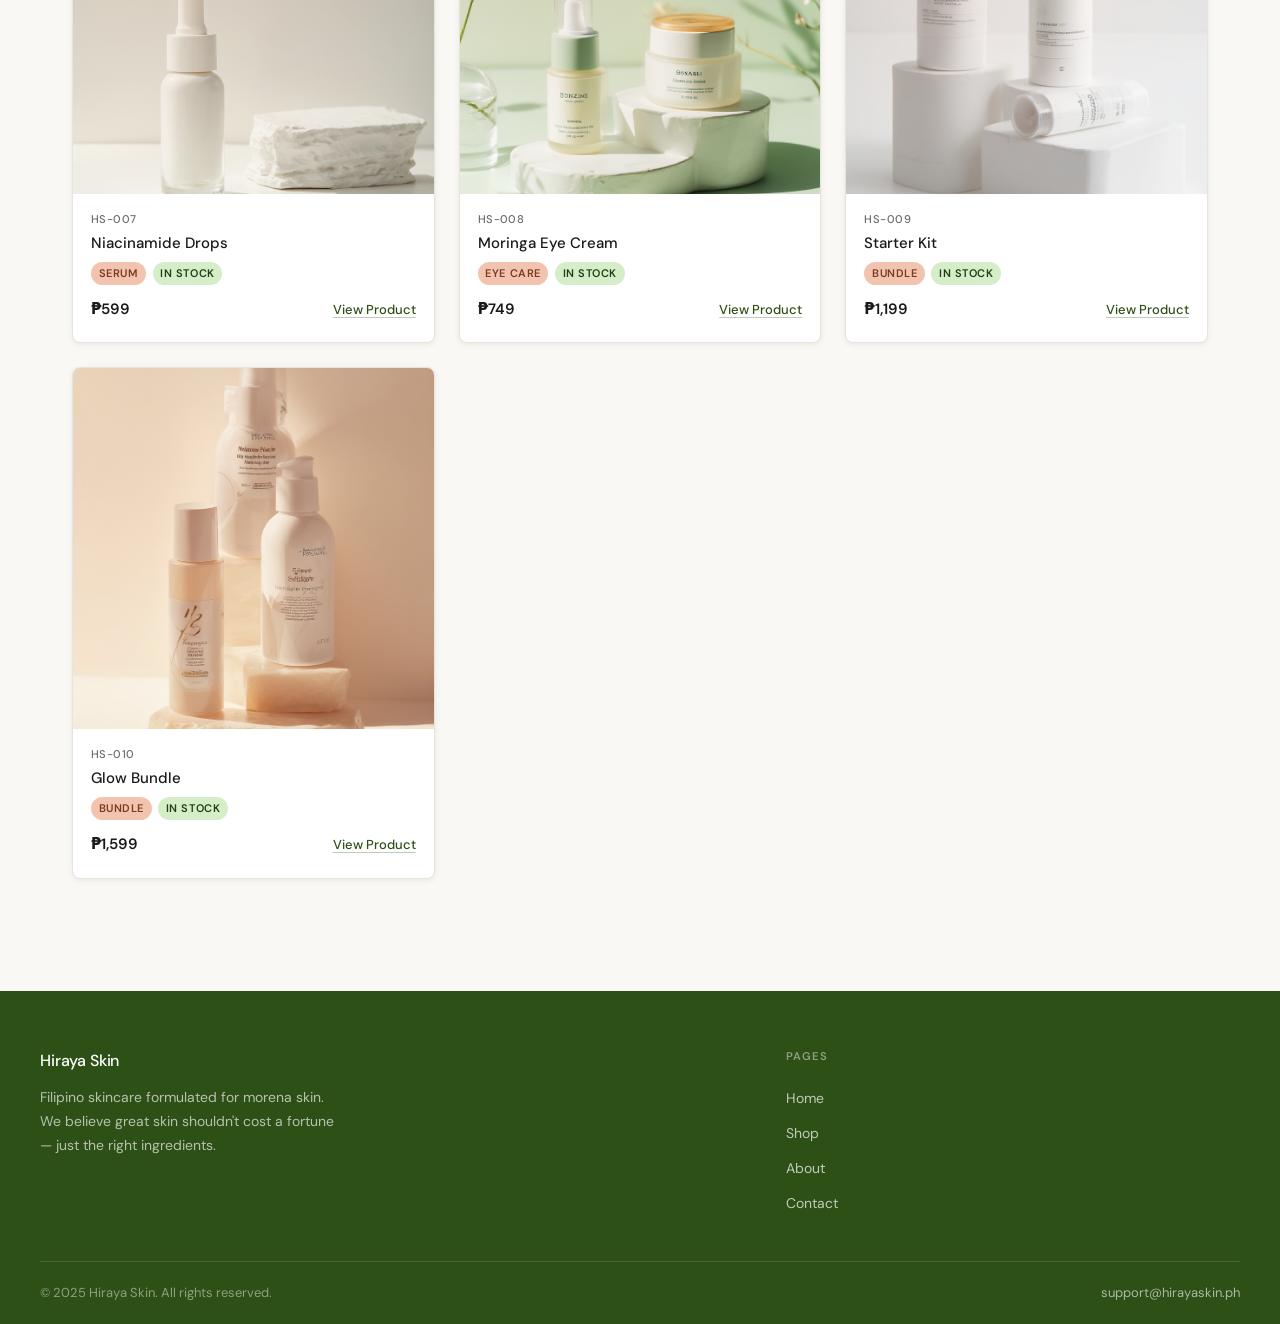
<file: shop.html>
<!DOCTYPE html>
<html lang="en">
<head>
  <meta charset="UTF-8" />
  <meta name="viewport" content="width=device-width, initial-scale=1.0" />
  <title>Shop — Hiraya Skin</title>
  <meta name="description" content="Shop all Hiraya Skin products. Serums, cleansers, moisturizers, sunscreens, and more — formulated for Filipino skin." />
  <link rel="stylesheet" href="style.css" />
  <style>
    .shop-header {
      padding: 3.5rem 0 2.5rem;
      border-bottom: 1px solid var(--border);
      margin-bottom: 0;
    }
    .shop-header-top {
      display: flex;
      align-items: baseline;
      justify-content: space-between;
      gap: 1rem;
      flex-wrap: wrap;
    }
    .shop-title {
      font-family: var(--font-display);
      font-style: italic;
      font-size: clamp(1.75rem, 4vw, 2.5rem);
      font-weight: 500;
      letter-spacing: -0.025em;
      line-height: 1.2;
    }
    .shop-count {
      font-size: 0.875rem;
      color: var(--muted);
      font-weight: 400;
    }
    .shop-sub {
      margin-top: 0.75rem;
      font-size: 0.9375rem;
      color: var(--muted);
    }

    .shop-body {
      padding: 3rem 0 5rem;
    }

    /* Category filter pills */
    .filter-row {
      display: flex;
      gap: 0.5rem;
      flex-wrap: wrap;
      margin-bottom: 2.25rem;
    }
    .filter-btn {
      background: var(--white);
      border: 1.5px solid var(--border);
      border-radius: 100px;
      padding: 0.35rem 1rem;
      font-size: 0.8125rem;
      font-weight: 500;
      color: var(--muted);
      cursor: pointer;
      transition: background var(--transition), border-color var(--transition), color var(--transition);
    }
    .filter-btn:hover {
      border-color: var(--green);
      color: var(--green);
    }
    .filter-btn.active {
      background: var(--green);
      border-color: var(--green);
      color: var(--white);
    }
    .filter-btn:focus-visible {
      outline: 2px solid var(--green);
      outline-offset: 2px;
    }
  </style>
</head>
<body>

  <!-- NAV -->
  <header class="nav">
    <nav class="nav-inner">
      <a href="index.html" class="nav-logo">Hiraya Skin</a>
      <ul class="nav-links" id="navLinks">
        <li><a href="index.html">Home</a></li>
        <li><a href="shop.html" class="active">Shop</a></li>
        <li><a href="about.html">About</a></li>
        <li><a href="contact.html">Contact</a></li>
      </ul>
      <button class="nav-toggle" id="navToggle" aria-label="Toggle menu">
        <svg width="22" height="22" fill="none" stroke="currentColor" stroke-width="1.75" viewBox="0 0 24 24">
          <line x1="3" y1="7" x2="21" y2="7"/><line x1="3" y1="12" x2="21" y2="12"/><line x1="3" y1="17" x2="21" y2="17"/>
        </svg>
      </button>
    </nav>
  </header>

  <!-- SHOP HEADER -->
  <div class="shop-header">
    <div class="container">
      <div class="shop-header-top">
        <h1 class="shop-title">Shop All Products</h1>
        <span class="shop-count">10 products</span>
      </div>
      <p class="shop-sub">Formulated for Filipino skin · Dermatologist tested · No harmful chemicals</p>
    </div>
  </div>

  <!-- SHOP BODY -->
  <section class="shop-body">
    <div class="container">

      <!-- Filter pills -->
      <div class="filter-row" role="group" aria-label="Filter by category">
        <button class="filter-btn active" data-cat="all">All</button>
        <button class="filter-btn" data-cat="Serum">Serums</button>
        <button class="filter-btn" data-cat="Cleanser">Cleansers</button>
        <button class="filter-btn" data-cat="Moisturizer">Moisturizers</button>
        <button class="filter-btn" data-cat="Sunscreen">Sunscreen</button>
        <button class="filter-btn" data-cat="Toner">Toners</button>
        <button class="filter-btn" data-cat="Eye Care">Eye Care</button>
        <button class="filter-btn" data-cat="Bundle">Bundles</button>
      </div>

      <!-- Product grid -->
      <div class="product-grid" id="productGrid">

        <!-- HS-001 Glow Serum -->
        <article class="product-card" data-cat="Serum">
          <div class="product-card-img"><img src="brand_products/HS-001 Glow Serum.png" alt="Glow Serum" /></div>
          <div class="product-card-body">
            <div class="product-sku">HS-001</div>
            <div class="product-card-name">Glow Serum</div>
            <div style="display:flex; gap:0.4rem; align-items:center; margin-top:0.35rem; flex-wrap:wrap;">
              <span class="badge badge-blush">Serum</span>
              <span class="badge badge-green">In Stock</span>
            </div>
            <div class="product-card-row">
              <span class="product-card-price">₱699</span>
              <a href="#" class="product-card-link">View Product</a>
            </div>
          </div>
        </article>

        <!-- HS-002 Calm Cleanser -->
        <article class="product-card" data-cat="Cleanser">
          <div class="product-card-img"><img src="brand_products/HS-002 Calm Cleanser.png" alt="Calm Cleanser" /></div>
          <div class="product-card-body">
            <div class="product-sku">HS-002</div>
            <div class="product-card-name">Calm Cleanser</div>
            <div style="display:flex; gap:0.4rem; align-items:center; margin-top:0.35rem; flex-wrap:wrap;">
              <span class="badge badge-blush">Cleanser</span>
              <span class="badge badge-green">In Stock</span>
            </div>
            <div class="product-card-row">
              <span class="product-card-price">₱349</span>
              <a href="#" class="product-card-link">View Product</a>
            </div>
          </div>
        </article>

        <!-- HS-003 Moisture Bomb Cream -->
        <article class="product-card" data-cat="Moisturizer">
          <div class="product-card-img"><img src="brand_products/HS-003 Moisture Bomb Cream.png" alt="Moisture Bomb Cream" /></div>
          <div class="product-card-body">
            <div class="product-sku">HS-003</div>
            <div class="product-card-name">Moisture Bomb Cream</div>
            <div style="display:flex; gap:0.4rem; align-items:center; margin-top:0.35rem; flex-wrap:wrap;">
              <span class="badge badge-blush">Moisturizer</span>
              <span class="badge badge-green">In Stock</span>
            </div>
            <div class="product-card-row">
              <span class="product-card-price">₱549</span>
              <a href="#" class="product-card-link">View Product</a>
            </div>
          </div>
        </article>

        <!-- HS-004 SPF 50 Daily Shield -->
        <article class="product-card" data-cat="Sunscreen">
          <div class="product-card-img"><img src="brand_products/HS-004 SPF 50 Daily Shield.png" alt="SPF 50 Daily Shield" /></div>
          <div class="product-card-body">
            <div class="product-sku">HS-004</div>
            <div class="product-card-name">SPF 50 Daily Shield</div>
            <div style="display:flex; gap:0.4rem; align-items:center; margin-top:0.35rem; flex-wrap:wrap;">
              <span class="badge badge-blush">Sunscreen</span>
              <span class="badge badge-green">In Stock</span>
            </div>
            <div class="product-card-row">
              <span class="product-card-price">₱499</span>
              <a href="#" class="product-card-link">View Product</a>
            </div>
          </div>
        </article>

        <!-- HS-005 Retinol Night Repair -->
        <article class="product-card" data-cat="Serum">
          <div class="product-card-img"><img src="brand_products/HS-005 Retinol Night Repair.png" alt="Retinol Night Repair" /></div>
          <div class="product-card-body">
            <div class="product-sku">HS-005</div>
            <div class="product-card-name">Retinol Night Repair</div>
            <div style="display:flex; gap:0.4rem; align-items:center; margin-top:0.35rem; flex-wrap:wrap;">
              <span class="badge badge-blush">Serum</span>
              <span class="badge badge-green">In Stock</span>
            </div>
            <div class="product-card-row">
              <span class="product-card-price">₱899</span>
              <a href="#" class="product-card-link">View Product</a>
            </div>
          </div>
        </article>

        <!-- HS-006 BHA Exfoliant Toner — OUT OF STOCK -->
        <article class="product-card" data-cat="Toner">
          <div class="product-card-img oos-img">
            <img src="brand_products/HS-006 BHA Exfoliant Toner.png" alt="BHA Exfoliant Toner" />
            <div class="oos-overlay"><span>Out of Stock</span></div>
          </div>
          <div class="product-card-body">
            <div class="product-sku">HS-006</div>
            <div class="product-card-name">BHA Exfoliant Toner</div>
            <div style="display:flex; gap:0.4rem; align-items:center; margin-top:0.35rem; flex-wrap:wrap;">
              <span class="badge badge-blush">Toner</span>
              <span class="badge badge-red">Out of Stock</span>
            </div>
            <div class="product-card-row">
              <span class="product-card-price">₱449</span>
              <span class="product-card-link" style="color:var(--muted); text-decoration:none; cursor:default; font-size:0.8125rem;">Unavailable</span>
            </div>
          </div>
        </article>

        <!-- HS-007 Niacinamide Drops -->
        <article class="product-card" data-cat="Serum">
          <div class="product-card-img"><img src="brand_products/HS-007 Niacinamide Drops.png" alt="Niacinamide Drops" /></div>
          <div class="product-card-body">
            <div class="product-sku">HS-007</div>
            <div class="product-card-name">Niacinamide Drops</div>
            <div style="display:flex; gap:0.4rem; align-items:center; margin-top:0.35rem; flex-wrap:wrap;">
              <span class="badge badge-blush">Serum</span>
              <span class="badge badge-green">In Stock</span>
            </div>
            <div class="product-card-row">
              <span class="product-card-price">₱599</span>
              <a href="#" class="product-card-link">View Product</a>
            </div>
          </div>
        </article>

        <!-- HS-008 Moringa Eye Cream -->
        <article class="product-card" data-cat="Eye Care">
          <div class="product-card-img"><img src="brand_products/HS-008 Moringa Eye Cream.png" alt="Moringa Eye Cream" /></div>
          <div class="product-card-body">
            <div class="product-sku">HS-008</div>
            <div class="product-card-name">Moringa Eye Cream</div>
            <div style="display:flex; gap:0.4rem; align-items:center; margin-top:0.35rem; flex-wrap:wrap;">
              <span class="badge badge-blush">Eye Care</span>
              <span class="badge badge-green">In Stock</span>
            </div>
            <div class="product-card-row">
              <span class="product-card-price">₱749</span>
              <a href="#" class="product-card-link">View Product</a>
            </div>
          </div>
        </article>

        <!-- HS-009 Starter Kit -->
        <article class="product-card" data-cat="Bundle">
          <div class="product-card-img"><img src="brand_products/HS-009 Starter Kit.png" alt="Starter Kit" /></div>
          <div class="product-card-body">
            <div class="product-sku">HS-009</div>
            <div class="product-card-name">Starter Kit</div>
            <div style="display:flex; gap:0.4rem; align-items:center; margin-top:0.35rem; flex-wrap:wrap;">
              <span class="badge badge-blush">Bundle</span>
              <span class="badge badge-green">In Stock</span>
            </div>
            <div class="product-card-row">
              <span class="product-card-price">₱1,199</span>
              <a href="#" class="product-card-link">View Product</a>
            </div>
          </div>
        </article>

        <!-- HS-010 Glow Bundle -->
        <article class="product-card" data-cat="Bundle">
          <div class="product-card-img"><img src="brand_products/HS-010 Glow Bundle.png" alt="Glow Bundle" /></div>
          <div class="product-card-body">
            <div class="product-sku">HS-010</div>
            <div class="product-card-name">Glow Bundle</div>
            <div style="display:flex; gap:0.4rem; align-items:center; margin-top:0.35rem; flex-wrap:wrap;">
              <span class="badge badge-blush">Bundle</span>
              <span class="badge badge-green">In Stock</span>
            </div>
            <div class="product-card-row">
              <span class="product-card-price">₱1,599</span>
              <a href="#" class="product-card-link">View Product</a>
            </div>
          </div>
        </article>

      </div><!-- /product-grid -->
    </div>
  </section>

  <!-- FOOTER -->
  <footer class="footer">
    <div class="footer-inner">
      <div>
        <div class="footer-logo">Hiraya Skin</div>
        <p class="footer-blurb">
          Filipino skincare formulated for morena skin. We believe great skin shouldn't cost a fortune — just the right ingredients.
        </p>
      </div>
      <div>
        <div class="footer-col-title">Pages</div>
        <ul class="footer-nav-links">
          <li><a href="index.html">Home</a></li>
          <li><a href="shop.html">Shop</a></li>
          <li><a href="about.html">About</a></li>
          <li><a href="contact.html">Contact</a></li>
        </ul>
      </div>
    </div>
    <div class="footer-bottom">
      <span class="footer-bottom-text">© 2025 Hiraya Skin. All rights reserved.</span>
      <a href="mailto:support@hirayaskin.ph" class="footer-bottom-email">support@hirayaskin.ph</a>
    </div>
  </footer>

  <script src="widget.js"></script>
  <script>
    // Mobile nav
    const toggle = document.getElementById('navToggle');
    const links  = document.getElementById('navLinks');
    toggle.addEventListener('click', () => links.classList.toggle('open'));

    // Category filter
    const filterBtns = document.querySelectorAll('.filter-btn');
    const cards       = document.querySelectorAll('#productGrid .product-card');

    filterBtns.forEach(btn => {
      btn.addEventListener('click', () => {
        filterBtns.forEach(b => b.classList.remove('active'));
        btn.classList.add('active');
        const cat = btn.dataset.cat;
        cards.forEach(card => {
          const show = cat === 'all' || card.dataset.cat === cat;
          card.style.display = show ? '' : 'none';
        });
      });
    });
  </script>
</body>
</html>
</file>
<file: style.css>
/* =============================================
   HIRAYA SKIN — Shared Stylesheet
   ============================================= */

@import url('https://fonts.googleapis.com/css2?family=DM+Sans:ital,opsz,wght@0,9..40,300;0,9..40,400;0,9..40,500;0,9..40,600;1,9..40,400&family=Playfair+Display:ital,wght@1,400;1,500;1,600&display=swap');

/* ─── Variables ─── */
:root {
  --bg: #FAF8F5;
  --green: #2D5016;
  --green-light: #4a7c28;
  --green-dim: rgba(45, 80, 22, 0.08);
  --blush: #F2C4B0;
  --blush-dim: #f9e3d8;
  --text: #1a1a1a;
  --muted: #6b6b6b;
  --border: #e8e3dc;
  --white: #ffffff;

  --font-body: 'DM Sans', system-ui, sans-serif;
  --font-display: 'Playfair Display', Georgia, serif;

  --shadow-card: 0 1px 4px rgba(45, 80, 22, 0.06), 0 2px 8px rgba(45, 80, 22, 0.04);
  --shadow-card-hover: 0 6px 24px rgba(45, 80, 22, 0.12), 0 2px 8px rgba(45, 80, 22, 0.06);
  --shadow-widget: 0 20px 56px rgba(45, 80, 22, 0.18), 0 4px 16px rgba(0, 0, 0, 0.07);

  --radius-xs: 3px;
  --radius-sm: 5px;
  --radius-md: 8px;
  --radius-lg: 12px;
  --radius-xl: 20px;

  --transition: 0.2s ease;
  --transition-slow: 0.35s ease;
}

/* ─── Reset ─── */
*, *::before, *::after { box-sizing: border-box; margin: 0; padding: 0; }
html { scroll-behavior: smooth; }
body {
  font-family: var(--font-body);
  background: var(--bg);
  color: var(--text);
  line-height: 1.7;
  -webkit-font-smoothing: antialiased;
  -moz-osx-font-smoothing: grayscale;
}
img { display: block; max-width: 100%; }
a { color: inherit; text-decoration: none; }
ul { list-style: none; }
button { font-family: var(--font-body); cursor: pointer; }

/* ─── Grain texture ─── */
body::before {
  content: '';
  position: fixed;
  inset: 0;
  background-image: url("data:image/svg+xml,%3Csvg viewBox='0 0 256 256' xmlns='http://www.w3.org/2000/svg'%3E%3Cfilter id='noise'%3E%3CfeTurbulence type='fractalNoise' baseFrequency='0.9' numOctaves='4' stitchTiles='stitch'/%3E%3C/filter%3E%3Crect width='100%25' height='100%25' filter='url(%23noise)' opacity='0.03'/%3E%3C/svg%3E");
  pointer-events: none;
  z-index: 9999;
  opacity: 0.4;
}

/* ─── Container ─── */
.container {
  max-width: 1200px;
  margin: 0 auto;
  padding: 0 2rem;
}

/* =============================================
   NAVIGATION
   ============================================= */
.nav {
  position: sticky;
  top: 0;
  z-index: 200;
  background: rgba(250, 248, 245, 0.92);
  backdrop-filter: blur(8px);
  -webkit-backdrop-filter: blur(8px);
  border-bottom: 1px solid var(--border);
}

.nav-inner {
  max-width: 1200px;
  margin: 0 auto;
  padding: 0 2rem;
  display: flex;
  align-items: center;
  justify-content: space-between;
  height: 64px;
}

.nav-logo {
  font-family: var(--font-body);
  font-weight: 500;
  font-size: 1.0625rem;
  color: var(--green);
  letter-spacing: -0.01em;
  transition: opacity var(--transition);
}
.nav-logo:hover { opacity: 0.75; }

.nav-links {
  display: flex;
  gap: 2.25rem;
}

.nav-links a {
  font-size: 0.875rem;
  font-weight: 500;
  color: var(--text);
  padding-bottom: 2px;
  border-bottom: 1.5px solid transparent;
  transition: color var(--transition), border-color var(--transition);
}
.nav-links a:hover { color: var(--green); }
.nav-links a.active {
  color: var(--green);
  border-bottom-color: var(--green);
}

.nav-toggle {
  display: none;
  background: none;
  border: none;
  padding: 6px;
  color: var(--text);
  border-radius: var(--radius-sm);
  transition: background var(--transition);
}
.nav-toggle:hover { background: var(--green-dim); }

/* =============================================
   BUTTONS
   ============================================= */
.btn {
  display: inline-flex;
  align-items: center;
  justify-content: center;
  gap: 0.5rem;
  padding: 0.6875rem 1.75rem;
  border-radius: var(--radius-sm);
  font-family: var(--font-body);
  font-size: 0.875rem;
  font-weight: 500;
  letter-spacing: 0.01em;
  border: 1.5px solid transparent;
  cursor: pointer;
  transition:
    background var(--transition),
    color var(--transition),
    border-color var(--transition),
    transform var(--transition),
    box-shadow var(--transition);
}
.btn:focus-visible { outline: 2px solid var(--green); outline-offset: 3px; }
.btn:active { transform: scale(0.975); }

.btn-primary {
  background: var(--green);
  color: var(--white);
  border-color: var(--green);
}
.btn-primary:hover {
  background: var(--green-light);
  border-color: var(--green-light);
  box-shadow: 0 4px 14px rgba(45, 80, 22, 0.25);
}

.btn-outline {
  background: transparent;
  color: var(--green);
  border-color: var(--green);
}
.btn-outline:hover {
  background: var(--green);
  color: var(--white);
}

/* =============================================
   BADGES
   ============================================= */
.badge {
  display: inline-block;
  padding: 0.2em 0.7em;
  border-radius: 100px;
  font-size: 0.6875rem;
  font-weight: 600;
  letter-spacing: 0.05em;
  text-transform: uppercase;
  white-space: nowrap;
}
.badge-blush { background: var(--blush); color: #7a3b20; }
.badge-green { background: #d6edca; color: #1e4010; }
.badge-red   { background: #fde8e8; color: #b91c1c; }
.badge-pill {
  background: var(--green-dim);
  color: var(--green);
  border: 1px solid rgba(45, 80, 22, 0.18);
  font-size: 0.8rem;
  padding: 0.35em 1em;
}

/* =============================================
   PRODUCT CARDS
   ============================================= */
.product-card {
  background: var(--white);
  border: 1px solid var(--border);
  border-radius: var(--radius-md);
  overflow: hidden;
  transition: transform var(--transition), box-shadow var(--transition);
  box-shadow: var(--shadow-card);
}
.product-card:hover {
  transform: translateY(-3px);
  box-shadow: var(--shadow-card-hover);
}

.product-card-img {
  background: #ede8e0;
  aspect-ratio: 1 / 1;
  position: relative;
  overflow: hidden;
}
.product-card-img::after {
  content: '';
  position: absolute;
  inset: 0;
  background: radial-gradient(ellipse at 30% 30%, rgba(242, 196, 176, 0.18), transparent 70%);
}
.product-card-img img {
  width: 100%;
  height: 100%;
  object-fit: cover;
  display: block;
  transition: transform 0.35s ease;
}
.product-card:hover .product-card-img img {
  transform: scale(1.04);
}

.product-card-img.oos-img {
  opacity: 0.48;
}

.oos-overlay {
  position: absolute;
  inset: 0;
  display: flex;
  align-items: center;
  justify-content: center;
  z-index: 2;
  background: rgba(250, 248, 245, 0.45);
}
.oos-overlay span {
  font-size: 0.75rem;
  font-weight: 600;
  letter-spacing: 0.08em;
  text-transform: uppercase;
  color: var(--muted);
  background: rgba(250,248,245,0.9);
  padding: 0.3em 0.8em;
  border-radius: 100px;
  border: 1px solid var(--border);
}

.product-card-body {
  padding: 1rem 1.125rem 1.25rem;
}
.product-card-name {
  font-size: 0.9375rem;
  font-weight: 500;
  line-height: 1.4;
  margin-bottom: 0.5rem;
  color: var(--text);
}
.product-card-row {
  display: flex;
  align-items: center;
  justify-content: space-between;
  margin-top: 0.75rem;
  gap: 0.5rem;
}
.product-card-price {
  font-size: 0.9375rem;
  font-weight: 600;
  color: var(--text);
}
.product-card-link {
  font-size: 0.8125rem;
  font-weight: 500;
  color: var(--green);
  text-decoration: underline;
  text-underline-offset: 3px;
  text-decoration-color: rgba(45, 80, 22, 0.3);
  transition: text-decoration-color var(--transition), color var(--transition);
}
.product-card-link:hover {
  color: var(--green-light);
  text-decoration-color: var(--green-light);
}

/* ─── SKU label ─── */
.product-sku {
  font-size: 0.7rem;
  font-weight: 500;
  color: var(--muted);
  letter-spacing: 0.04em;
  margin-bottom: 0.25rem;
}

/* =============================================
   PRODUCT GRID
   ============================================= */
.product-grid {
  display: grid;
  grid-template-columns: repeat(3, 1fr);
  gap: 1.5rem;
}

/* =============================================
   SECTION SPACING
   ============================================= */
.section { padding: 5rem 0; }
.section-sm { padding: 3rem 0; }

.section-heading {
  font-size: 1.375rem;
  font-weight: 500;
  letter-spacing: -0.02em;
  color: var(--text);
  margin-bottom: 2rem;
}

/* =============================================
   FOOTER
   ============================================= */
.footer {
  background: var(--green);
  color: var(--white);
  padding: 3.5rem 2rem 0;
  margin-top: 2rem;
}

.footer-inner {
  max-width: 1200px;
  margin: 0 auto;
  display: grid;
  grid-template-columns: 1.2fr 0.8fr;
  gap: 4rem;
  padding-bottom: 2.75rem;
}

.footer-logo {
  font-size: 1rem;
  font-weight: 500;
  letter-spacing: -0.01em;
  margin-bottom: 0.75rem;
}

.footer-blurb {
  font-size: 0.875rem;
  line-height: 1.7;
  opacity: 0.65;
  max-width: 300px;
}

.footer-col-title {
  font-size: 0.7rem;
  font-weight: 600;
  letter-spacing: 0.1em;
  text-transform: uppercase;
  opacity: 0.45;
  margin-bottom: 1.125rem;
}

.footer-nav-links { display: flex; flex-direction: column; gap: 0.5rem; }
.footer-nav-links a {
  font-size: 0.875rem;
  opacity: 0.7;
  transition: opacity var(--transition);
}
.footer-nav-links a:hover { opacity: 1; }

.footer-bottom {
  border-top: 1px solid rgba(255, 255, 255, 0.12);
  padding: 1.25rem 0;
  display: flex;
  align-items: center;
  justify-content: space-between;
  max-width: 1200px;
  margin: 0 auto;
}
.footer-bottom-text {
  font-size: 0.8125rem;
  opacity: 0.45;
}
.footer-bottom-email {
  font-size: 0.8125rem;
  opacity: 0.6;
  transition: opacity var(--transition);
}
.footer-bottom-email:hover { opacity: 1; }

/* =============================================
   PAGE HERO (inner pages)
   ============================================= */
.page-hero {
  padding: 4rem 0 3rem;
  border-bottom: 1px solid var(--border);
}
.page-hero-eyebrow {
  font-size: 0.75rem;
  font-weight: 600;
  letter-spacing: 0.12em;
  text-transform: uppercase;
  color: var(--muted);
  margin-bottom: 0.75rem;
}
.page-hero h1 {
  font-family: var(--font-display);
  font-style: italic;
  font-size: clamp(2rem, 4vw, 3rem);
  font-weight: 500;
  letter-spacing: -0.02em;
  line-height: 1.2;
  color: var(--text);
}
.page-hero-sub {
  margin-top: 1rem;
  font-size: 1rem;
  color: var(--muted);
  max-width: 520px;
  line-height: 1.7;
}

/* =============================================
   UTILITIES
   ============================================= */
.divider {
  height: 1px;
  background: var(--border);
  margin: 0;
}

.text-muted { color: var(--muted); }
.text-green { color: var(--green); }

/* =============================================
   RESPONSIVE
   ============================================= */
@media (max-width: 900px) {
  .product-grid {
    grid-template-columns: repeat(2, 1fr);
    gap: 1.125rem;
  }
  .footer-inner {
    grid-template-columns: 1fr;
    gap: 2.5rem;
  }
}

@media (max-width: 768px) {
  .nav-links {
    display: none;
    position: absolute;
    top: 64px;
    left: 0;
    right: 0;
    flex-direction: column;
    gap: 0;
    background: var(--bg);
    border-bottom: 1px solid var(--border);
    padding: 0.5rem 1.5rem 1rem;
    z-index: 199;
  }
  .nav-links.open { display: flex; }
  .nav-links a { padding: 0.625rem 0; border-bottom: 1px solid var(--border); }
  .nav-links a:last-child { border-bottom: none; }
  .nav-toggle { display: block; }
  .nav { position: relative; }

  .container { padding: 0 1.25rem; }
  .footer { padding: 2.5rem 1.25rem 0; }
  .footer-bottom { flex-direction: column; gap: 0.5rem; text-align: center; }
  .section { padding: 3.5rem 0; }
}

@media (max-width: 540px) {
  .product-grid { grid-template-columns: 1fr; }
}
</file>
